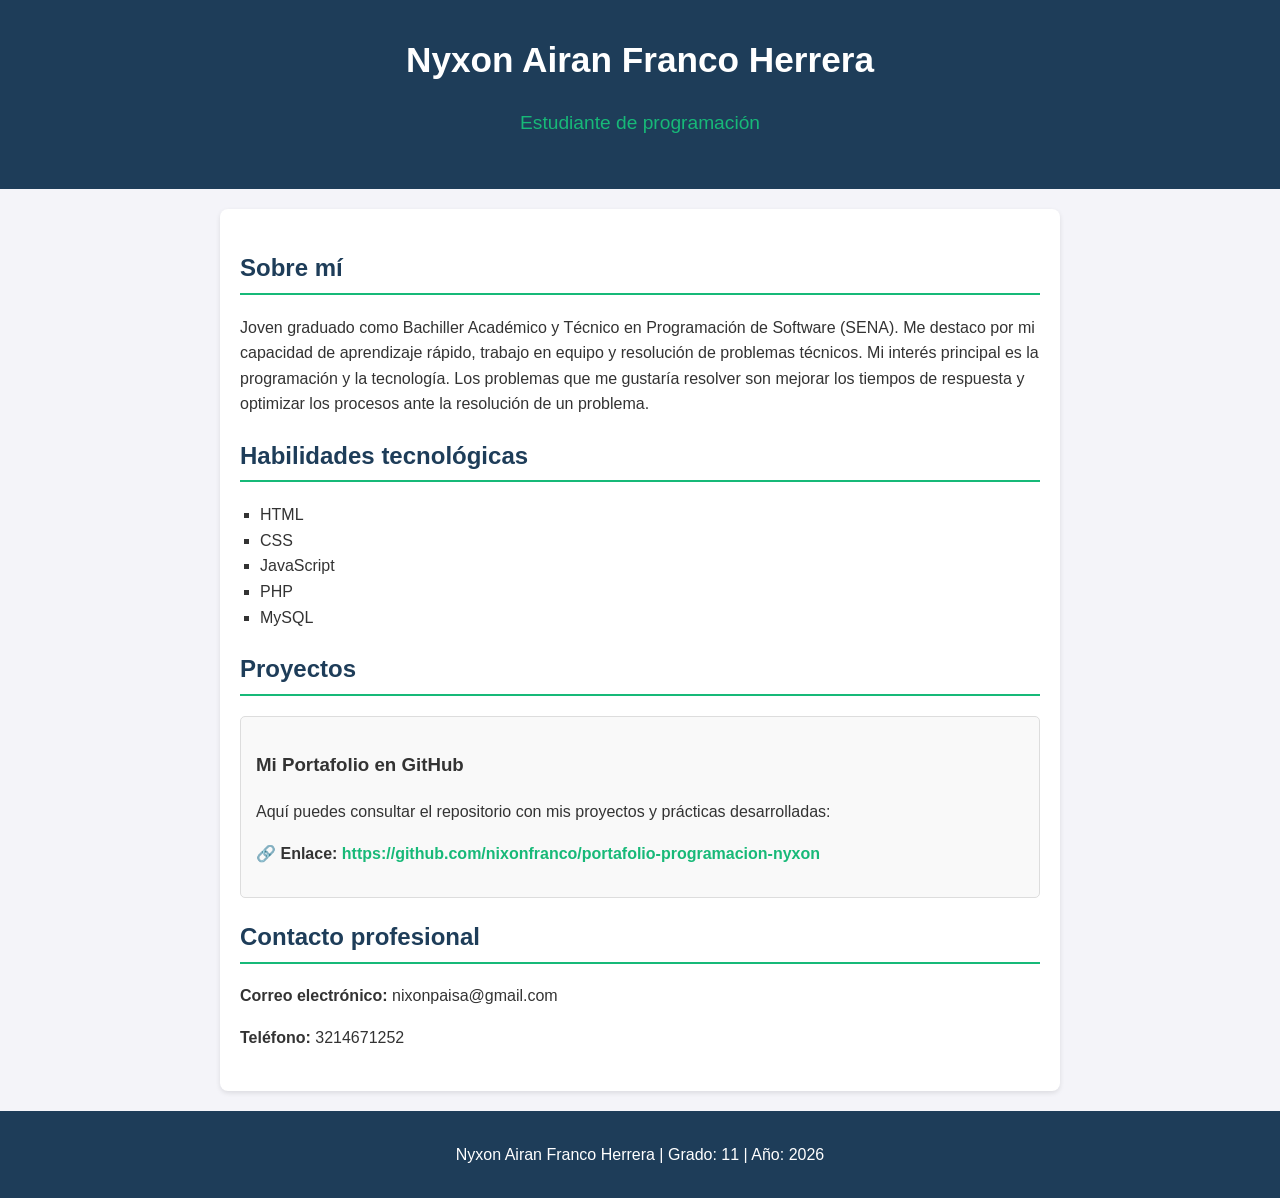
<file: index.html>
<!DOCTYPE html>
<html lang="es">
<head>
    <meta charset="UTF-8">
    <meta name="viewport" content="width=device-width, initial-scale=1.0">
    <title>Portafolio - Nyxon Airan Franco Herrera</title>
    <style>
        body {
            font-family: Arial, sans-serif;
            line-height: 1.6;
            margin: 0;
            padding: 0;
            background-color: #f4f4f9;
            color: #333;
        }
        header {
            background: #1e3d59;
            color: #fff;
            padding: 2rem;
            text-align: center;
        }
        header h1 {
            margin: 0;
            font-size: 2.2rem;
        }
        header p {
            font-size: 1.2rem;
            color: #17b978;
        }
        main {
            max-width: 800px;
            margin: 20px auto;
            background: #fff;
            padding: 20px;
            border-radius: 8px;
            box-shadow: 0 2px 5px rgba(0,0,0,0.1);
        }
        section {
            margin-bottom: 20px;
        }
        h2 {
            color: #1e3d59;
            border-bottom: 2px solid #17b978;
            padding-bottom: 5px;
        }
        ul {
            list-style-type: square;
            padding-left: 20px;
        }
        .project-card {
            background: #f9f9f9;
            border: 1px solid #ddd;
            padding: 15px;
            border-radius: 5px;
            margin-bottom: 10px;
        }
        footer {
            text-align: center;
            padding: 15px;
            background: #1e3d59;
            color: #fff;
            margin-top: 20px;
        }
        a {
            color: #17b978;
            text-decoration: none;
            font-weight: bold;
        }
        a:hover {
            text-decoration: underline;
        }
    </style>
</head>
<body>

    <header>
        <h1>Nyxon Airan Franco Herrera</h1>
        <p>Estudiante de programación</p>
    </header>

    <main>
        <!-- Sobre mí -->
        <section>
            <h2>Sobre mí</h2>
            <p>Joven graduado como Bachiller Académico y Técnico en Programación de Software (SENA). Me destaco por mi capacidad de aprendizaje rápido, trabajo en equipo y resolución de problemas técnicos. Mi interés principal es la programación y la tecnología. Los problemas que me gustaría resolver son mejorar los tiempos de respuesta y optimizar los procesos ante la resolución de un problema.</p>
        </section>

        <!-- Habilidades tecnológicas -->
        <section>
            <h2>Habilidades tecnológicas</h2>
            <ul>
                <li>HTML</li>
                <li>CSS</li>
                <li>JavaScript</li>
                <li>PHP</li>
                <li>MySQL</li>
            </ul>
        </section>

        <!-- Proyectos -->
    <section>
        <h2>Proyectos</h2>
        <div class="project-card">
            <h3>Mi Portafolio en GitHub</h3>
            <p>Aquí puedes consultar el repositorio con mis proyectos y prácticas desarrolladas:</p>
            <p>🔗 <strong>Enlace:</strong> <a href="https://github.com/nixonfranco/portafolio-programacion-nyxon" target="_blank">https://github.com/nixonfranco/portafolio-programacion-nyxon</a></p>
        </div>
    </section>

        <!-- Contacto profesional -->
        <section>
            <h2>Contacto profesional</h2>
            <p><strong>Correo electrónico:</strong> nixonpaisa@gmail.com</p>
            <p><strong>Teléfono:</strong> 3214671252</p>
        </section>
    </main>

    <footer>
        <p>Nyxon Airan Franco Herrera | Grado: 11 | Año: 2026</p>
    </footer>

</body>
</html>
</file>
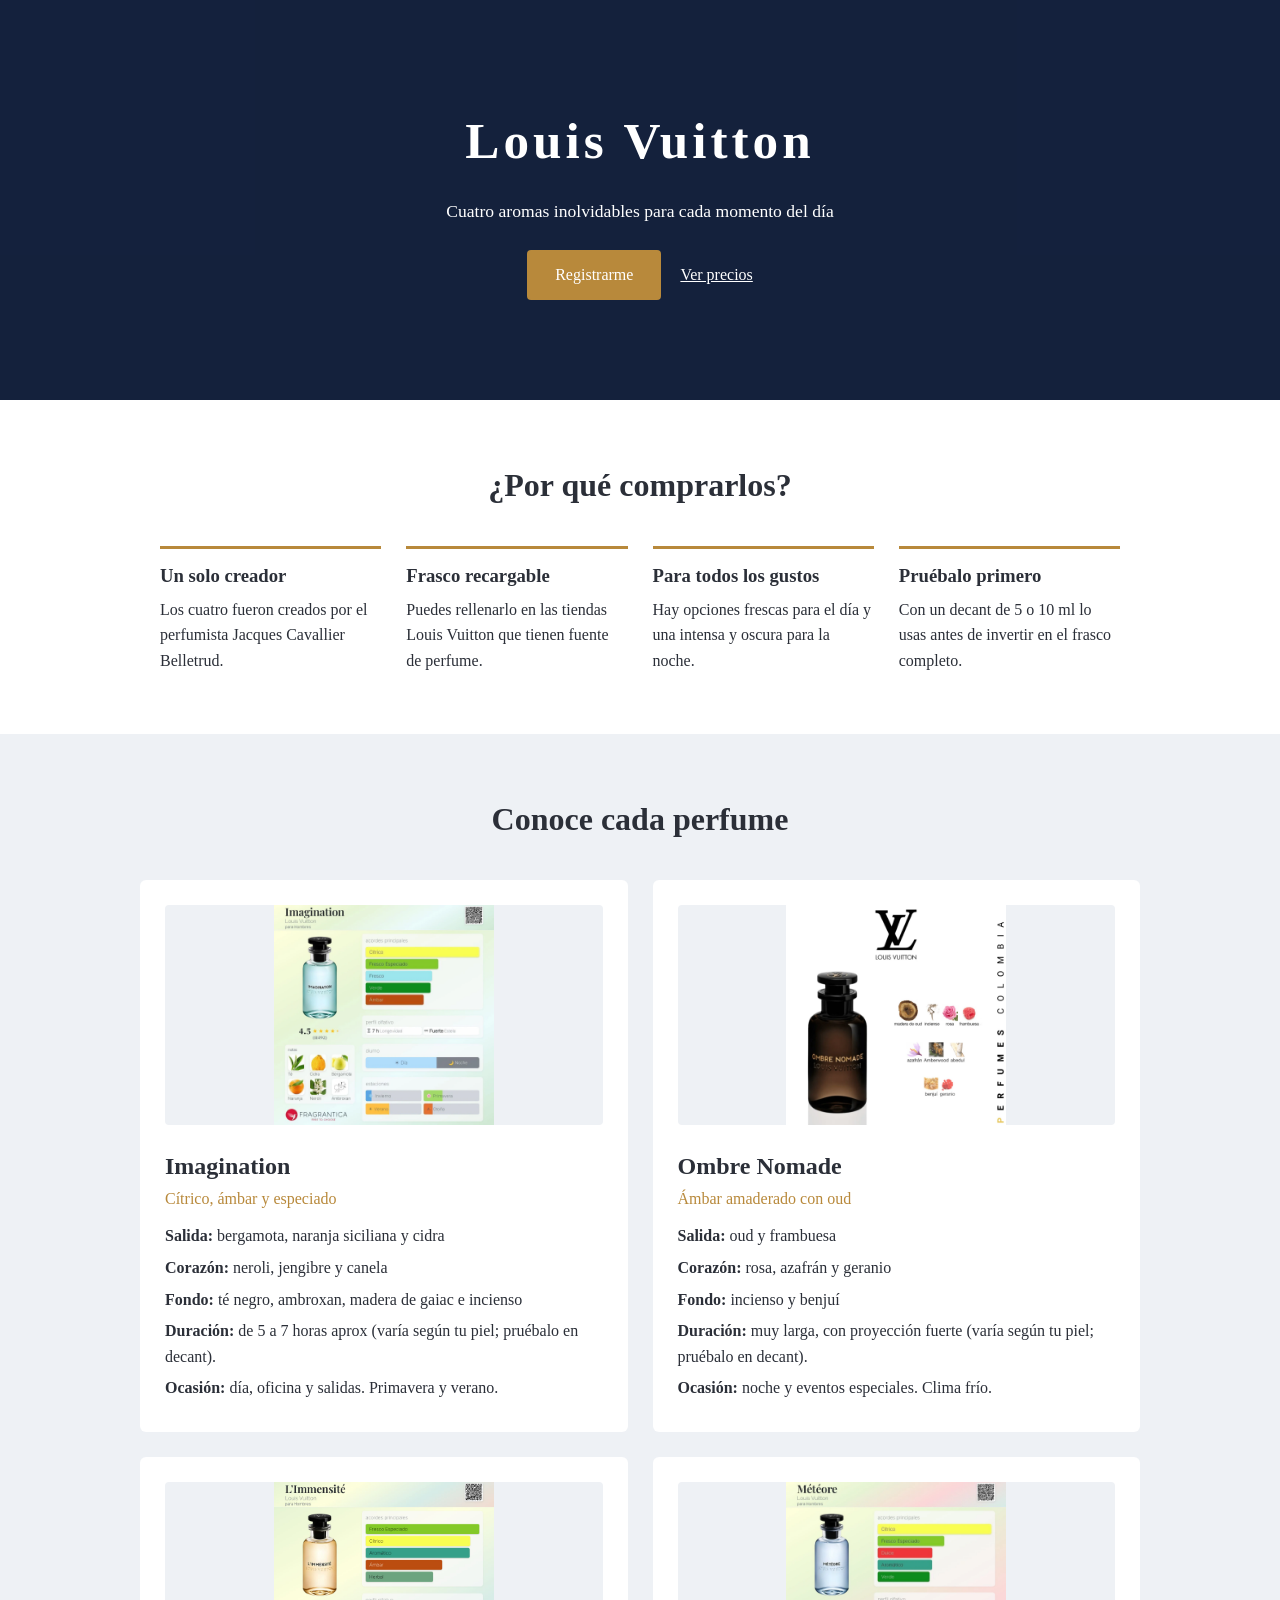
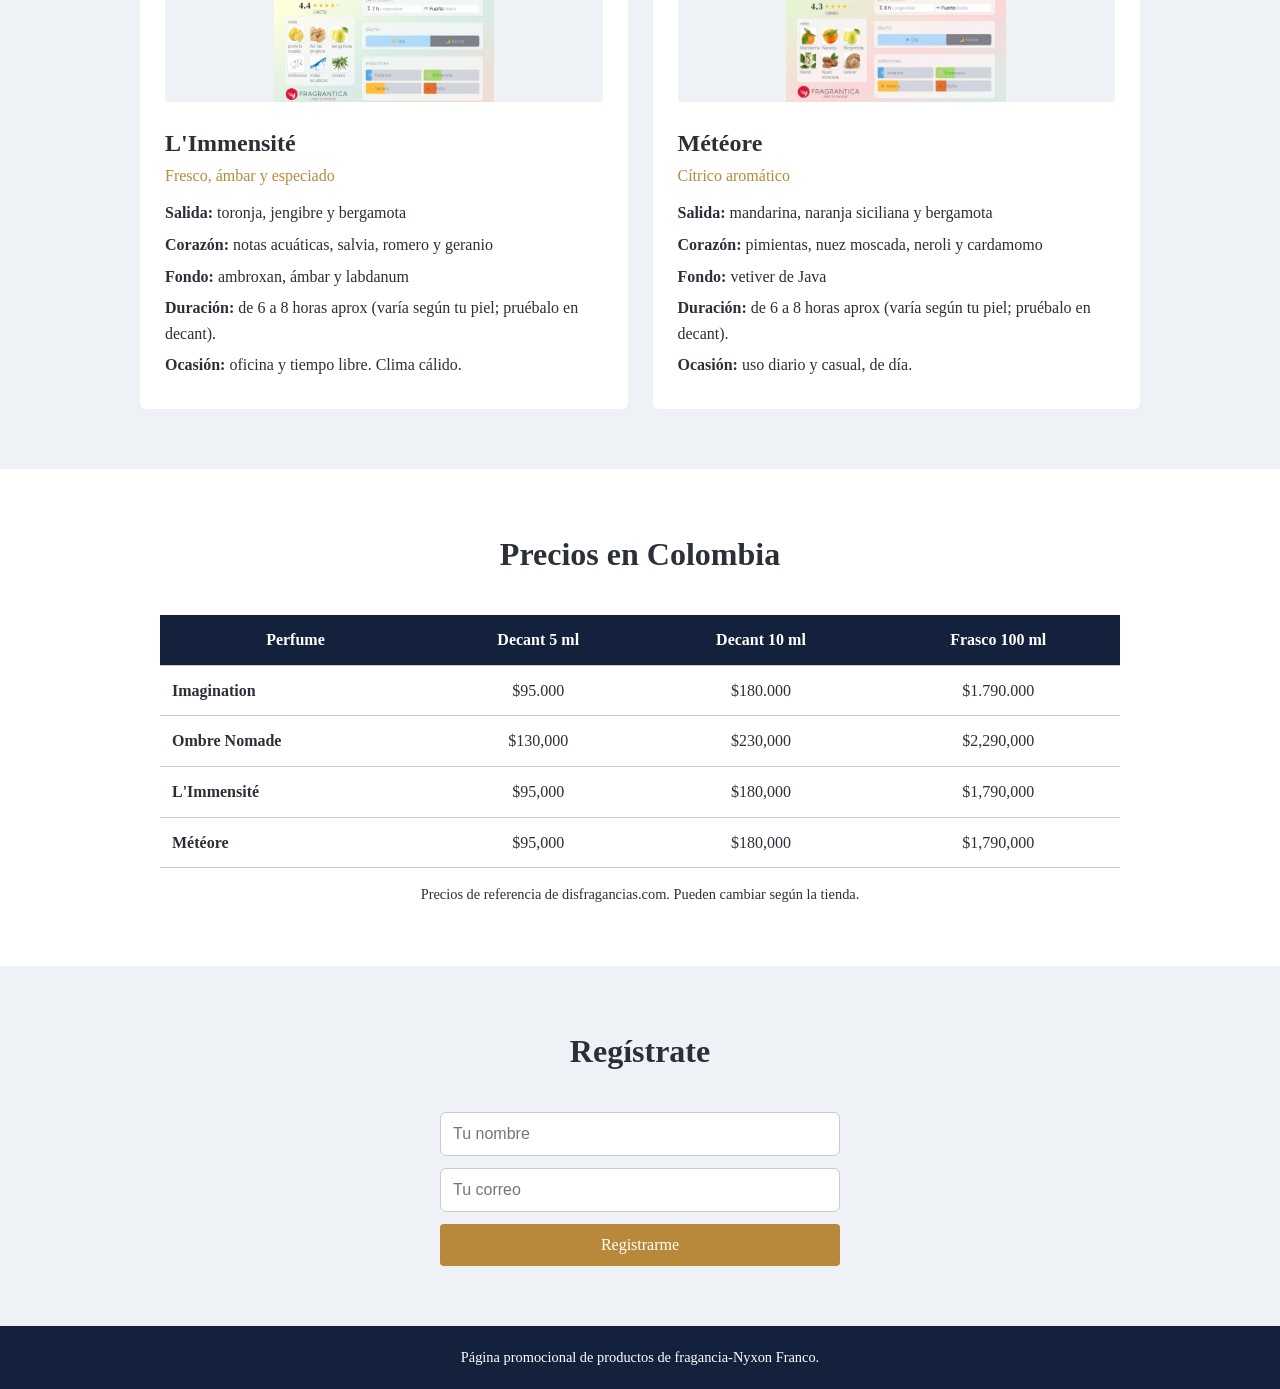
<file: LandingPLV/index.html>
<!DOCTYPE html>
<html lang="es">
<head>
  <meta charset="UTF-8">
  <meta name="viewport" content="width=device-width, initial-scale=1.0">
  <title>Perfumes Louis Vuitton en Colombia</title>
  <!-- Conectamos el archivo de estilos -->
  <link rel="stylesheet" href="estilos.css">
</head>
<body>

  <!-- ENCABEZADO: lo primero que se ve -->
  <header class="portada">
    <div class="portada-texto">
      <h1>Louis Vuitton</h1>
      <p>Cuatro aromas inolvidables para cada momento del día</p>

      <!-- Este botón se reemplaza por el saludo cuando el usuario se registra -->
      <a class="boton" id="btn-registro" href="#registro">Registrarme</a>
      <p class="bienvenida" id="bienvenida" hidden></p>

      <a class="enlace" href="#precios">Ver precios</a>
    </div>

    <!-- CARRUSEL: 4 imágenes que se van turnando solas (la animación está en el CSS) -->
    <div class="carrusel">
      <img src="imaginationC.jpg">
      <img src="nomadeC.webp">
      <img src="limmenC.webp">
      <img src="meteoreC.webp">
    </div>
  </header>

  <!-- SECCIÓN 1: por qué comprarlos -->
  <section class="seccion" id="porque">
    <h2>¿Por qué comprarlos?</h2>
    <div class="razones">
      <div class="razon">
        <h3>Un solo creador</h3>
        <p>Los cuatro fueron creados por el perfumista Jacques Cavallier Belletrud.</p>
      </div>
      <div class="razon">
        <h3>Frasco recargable</h3>
        <p>Puedes rellenarlo en las tiendas Louis Vuitton que tienen fuente de perfume.</p>
      </div>
      <div class="razon">
        <h3>Para todos los gustos</h3>
        <p>Hay opciones frescas para el día y una intensa y oscura para la noche.</p>
      </div>
      <div class="razon">
        <h3>Pruébalo primero</h3>
        <p>Con un decant de 5 o 10 ml lo usas antes de invertir en el frasco completo.</p>
      </div>
    </div>
  </section>

  <!-- SECCIÓN 2: información de cada perfume. Cada <article> es una tarjeta -->
  <section class="seccion oscura" id="perfumes">
    <h2>Conoce cada perfume</h2>
    <div class="tarjetas">

      <article class="tarjeta">
        <img class="foto" src="imaginationN.webp" alt="Imagination">
        <h3>Imagination</h3>
        <p class="familia">Cítrico, ámbar y especiado</p>
        <ul>
          <li><strong>Salida:</strong> bergamota, naranja siciliana y cidra</li>
          <li><strong>Corazón:</strong> neroli, jengibre y canela</li>
          <li><strong>Fondo:</strong> té negro, ambroxan, madera de gaiac e incienso</li>
          <li><strong>Duración:</strong> de 5 a 7 horas aprox (varía según tu piel; pruébalo en decant).</li>
          <li><strong>Ocasión:</strong> día, oficina y salidas. Primavera y verano.</li>
        </ul>
      </article>

      <article class="tarjeta">
        <img class="foto" src="ombreN.webp" alt="Ombre Nomade">
        <h3>Ombre Nomade</h3>
        <p class="familia">Ámbar amaderado con oud</p>
        <ul>
          <li><strong>Salida:</strong> oud y frambuesa</li>
          <li><strong>Corazón:</strong> rosa, azafrán y geranio</li>
          <li><strong>Fondo:</strong> incienso y benjuí</li>
          <li><strong>Duración:</strong> muy larga, con proyección fuerte (varía según tu piel; pruébalo en decant).</li>
          <li><strong>Ocasión:</strong> noche y eventos especiales. Clima frío.</li>
        </ul>
      </article>

      <article class="tarjeta">
        <img class="foto" src="imensiteN.jpeg" alt="L'Immensité">
        <h3>L'Immensité</h3>
        <p class="familia">Fresco, ámbar y especiado</p>
        <ul>
          <li><strong>Salida:</strong> toronja, jengibre y bergamota</li>
          <li><strong>Corazón:</strong> notas acuáticas, salvia, romero y geranio</li>
          <li><strong>Fondo:</strong> ambroxan, ámbar y labdanum</li>
          <li><strong>Duración:</strong> de 6 a 8 horas aprox (varía según tu piel; pruébalo en decant).</li>
          <li><strong>Ocasión:</strong> oficina y tiempo libre. Clima cálido.</li>
        </ul>
      </article>

      <article class="tarjeta">
        <img class="foto" src="meteoreN.webp" alt="Météore">
        <h3>Météore</h3>
        <p class="familia">Cítrico aromático</p>
        <ul>
          <li><strong>Salida:</strong> mandarina, naranja siciliana y bergamota</li>
          <li><strong>Corazón:</strong> pimientas, nuez moscada, neroli y cardamomo</li>
          <li><strong>Fondo:</strong> vetiver de Java</li>
          <li><strong>Duración:</strong> de 6 a 8 horas aprox (varía según tu piel; pruébalo en decant).</li>
          <li><strong>Ocasión:</strong> uso diario y casual, de día.</li>
        </ul>
      </article> 

    </div>
  </section>

  <!-- SECCIÓN 3: precios en pesos colombianos -->
  <section class="seccion" id="precios">
    <h2>Precios en Colombia</h2>
    <div class="tabla-caja">
      <table>
        <tr>
          <th>Perfume</th>
          <th>Decant 5 ml</th>
          <th>Decant 10 ml</th>
          <th>Frasco 100 ml</th>
        </tr>
        <tr>
          <td>Imagination</td>
          <td>$95.000</td>
          <td>$180.000</td>
          <td>$1.790.000</td>
        </tr>
        <!-- Cuando tengas los precios, cambia "Consultar" por el valor -->
        <tr>
          <td>Ombre Nomade</td>
          <td>$130,000</td>
          <td>$230,000</td>
          <td>$2,290,000</td>
        </tr>
        <tr>
          <td>L'Immensité</td>
          <td>$95,000</td>
          <td>$180,000</td>
          <td>$1,790,000</td>
        </tr>
        <tr>
          <td>Météore</td>
          <td>$95,000</td>
          <td>$180,000</td>
          <td>$1,790,000</td>
        </tr>
      </table>
    </div>
    <p class="nota">Precios de referencia de disfragancias.com. Pueden cambiar según la tienda.</p>
  </section>

  <!-- SECCIÓN 4: registro -->
  <section class="seccion oscura" id="registro">
    <h2>Regístrate</h2>
    <form id="form-registro" class="registro">
      <input type="text" id="nombre" placeholder="Tu nombre" required>
      <input type="email" id="correo" placeholder="Tu correo" required>
      <button type="submit" class="boton">Registrarme</button>
    </form>
  </section>

  <footer>
    <p>Página promocional de productos de fragancia-Nyxon Franco.</p>
  </footer>

  <!-- JAVASCRIPT: solo para mostrar el nombre (con HTML y CSS no se puede) -->
  <script>
    // Guardamos en variables los elementos que vamos a usar
    const formulario = document.getElementById("form-registro");
    const botonRegistro = document.getElementById("btn-registro");
    const bienvenida = document.getElementById("bienvenida");
    const seccionRegistro = document.getElementById("registro");

    // Se ejecuta al enviar el formulario (los campos "required" ya se validaron)
    formulario.addEventListener("submit", function (evento) {
      evento.preventDefault(); // evita que la página se recargue

      const nombre = document.getElementById("nombre").value.trim();
      if (nombre === "") return; // por si escribió solo espacios

      bienvenida.textContent = "¡Bienvenido, " + nombre + "!"; // muestra el saludo
      bienvenida.hidden = false;      // aparece el saludo
      botonRegistro.hidden = true;    // desaparece el botón
      seccionRegistro.hidden = true;  // se oculta el formulario

      window.scrollTo({ top: 0, behavior: "smooth" }); // sube al inicio
    });
  </script>
</body>
</html>
</file>
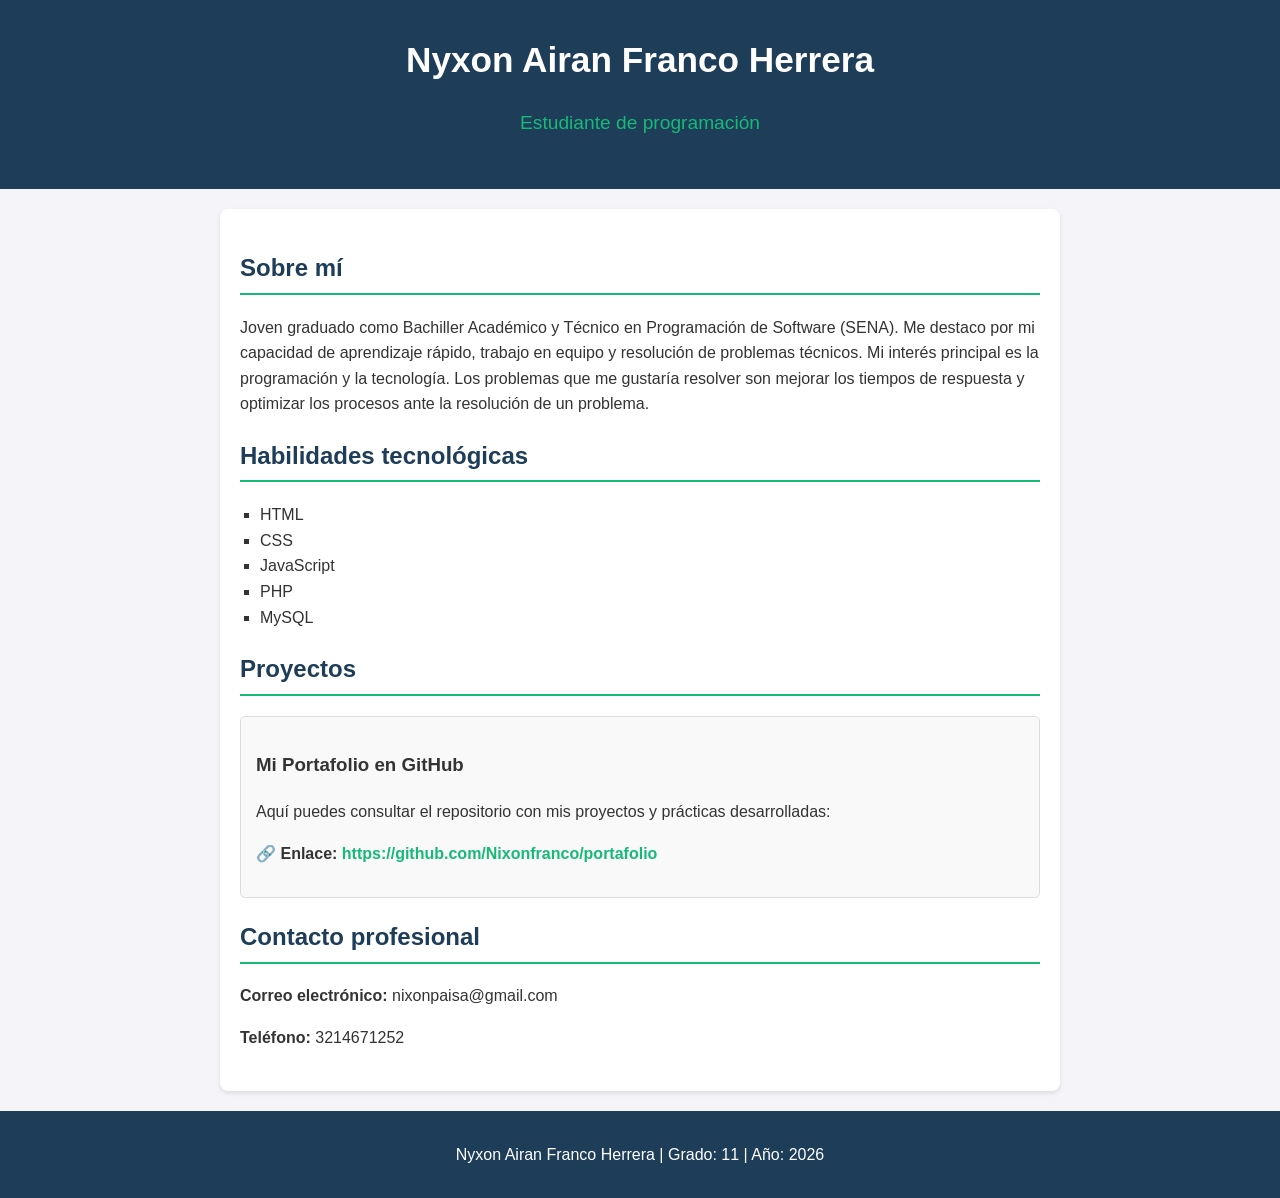
<file: proyectoB/index.html>
<!DOCTYPE html>
<html lang="es">
<head>
    <meta charset="UTF-8">
    <meta name="viewport" content="width=device-width, initial-scale=1.0">
    <title>Portafolio - Nyxon Airan Franco Herrera</title>
    <style>
        body {
            font-family: Arial, sans-serif;
            line-height: 1.6;
            margin: 0;
            padding: 0;
            background-color: #f4f4f9;
            color: #333;
        }
        header {
            background: #1e3d59;
            color: #fff;
            padding: 2rem;
            text-align: center;
        }
        header h1 {
            margin: 0;
            font-size: 2.2rem;
        }
        header p {
            font-size: 1.2rem;
            color: #17b978;
        }
        main {
            max-width: 800px;
            margin: 20px auto;
            background: #fff;
            padding: 20px;
            border-radius: 8px;
            box-shadow: 0 2px 5px rgba(0,0,0,0.1);
        }
        section {
            margin-bottom: 20px;
        }
        h2 {
            color: #1e3d59;
            border-bottom: 2px solid #17b978;
            padding-bottom: 5px;
        }
        ul {
            list-style-type: square;
            padding-left: 20px;
        }
        .project-card {
            background: #f9f9f9;
            border: 1px solid #ddd;
            padding: 15px;
            border-radius: 5px;
            margin-bottom: 10px;
        }
        footer {
            text-align: center;
            padding: 15px;
            background: #1e3d59;
            color: #fff;
            margin-top: 20px;
        }
        a {
            color: #17b978;
            text-decoration: none;
            font-weight: bold;
        }
        a:hover {
            text-decoration: underline;
        }
    </style>
</head>
<body>

    <header>
        <h1>Nyxon Airan Franco Herrera</h1>
        <p>Estudiante de programación</p>
    </header>

    <main>
        <!-- Sobre mí -->
        <section>
            <h2>Sobre mí</h2>
            <p>Joven graduado como Bachiller Académico y Técnico en Programación de Software (SENA). Me destaco por mi capacidad de aprendizaje rápido, trabajo en equipo y resolución de problemas técnicos. Mi interés principal es la programación y la tecnología. Los problemas que me gustaría resolver son mejorar los tiempos de respuesta y optimizar los procesos ante la resolución de un problema.</p>
        </section>

        <!-- Habilidades tecnológicas -->
        <section>
            <h2>Habilidades tecnológicas</h2>
            <ul>
                <li>HTML</li>
                <li>CSS</li>
                <li>JavaScript</li>
                <li>PHP</li>
                <li>MySQL</li>
            </ul>
        </section>

        <!-- Proyectos -->
    <section>
        <h2>Proyectos</h2>
        <div class="project-card">
            <h3>Mi Portafolio en GitHub</h3>
            <p>Aquí puedes consultar el repositorio con mis proyectos y prácticas desarrolladas:</p>
            <p>🔗 <strong>Enlace:</strong> <a href="https://github.com/Nixonfranco/portafolio" target="_blank">https://github.com/Nixonfranco/portafolio</a></p>
        </div>
    </section>

        <!-- Contacto profesional -->
        <section>
            <h2>Contacto profesional</h2>
            <p><strong>Correo electrónico:</strong> nixonpaisa@gmail.com</p>
            <p><strong>Teléfono:</strong> 3214671252</p>
        </section>
    </main>

    <footer>
        <p>Nyxon Airan Franco Herrera | Grado: 11 | Año: 2026</p>
    </footer>

</body>
</html>
</file>
<file: LandingPLV/estilos.css>
/* ---------- COLORES---------- */
:root {
  --azul: #14213d;      /* fondo oscuro */
  --dorado: #b8893b;    /* color de acento */
  --claro: #eef1f5;     /* fondo de secciones claras */
  --texto: #2b2f38;     /* color del texto normal */
}

/* ---------- BASE ---------- */
* {
  box-sizing: border-box;
  margin: 0;
  padding: 0;
}

body {
  font-family: Georgia, serif;
  color: var(--texto);
  line-height: 1.6;
}

/* ---------- PORTADA ---------- */

.portada h1 {
  font-size: 3.2rem;
  letter-spacing: 4px;
  margin-bottom: 15px;
}


.boton {
  display: inline-block;
  background: var(--dorado);
  color: white;
  padding: 12px 28px;
  text-decoration: none;
  border-radius: 4px;
}

.boton:hover {
  background: #9a7230;
}

/* ---------- SECCIONES ---------- */
.seccion {
  padding: 60px 20px;
  max-width: 1000px;
  margin: 0 auto;
}

.seccion h2 {
  text-align: center;
  margin-bottom: 35px;
  font-size: 2rem;
}

/* La sección oscura ocupa todo el ancho de la pantalla */
.oscura {
  max-width: none;
  background: var(--claro);
}

/* ---------- POR QUÉ COMPRARLOS ---------- */
.razones {
  display: grid;
  grid-template-columns: repeat(auto-fit, minmax(210px, 1fr));
  gap: 25px;
}

.razon {
  border-top: 3px solid var(--dorado);
  padding-top: 12px;
}

.razon h3 {
  margin-bottom: 6px;
}

/* ---------- TARJETAS DE PERFUMES ---------- */
.tarjetas {
  display: grid;
  grid-template-columns: repeat(auto-fit, minmax(380px, 1fr));
  gap: 25px;
  max-width: 1000px;
  margin: 0 auto;
}

.tarjeta {
  background: white;
  padding: 25px;
  border-radius: 6px;
}

.tarjeta h3 {
  font-size: 1.5rem;
}

.familia {
  color: var(--dorado);
  margin-bottom: 12px;
}

.tarjeta ul {
  list-style: none;
}

.tarjeta li {
  margin-bottom: 6px;
}

/* ---------- TABLA DE PRECIOS ---------- */
.tabla-caja {
  overflow-x: auto; /* en celular la tabla se desliza si no cabe */
}

table {
  width: 100%;
  border-collapse: collapse;
}

th {
  background: var(--azul);
  color: white;
}

th, td {
  padding: 12px;
  text-align: center;
  border-bottom: 1px solid #ccc;
}

td:first-child {
  text-align: left;
  font-weight: bold;
}

.nota {
  text-align: center;
  margin-top: 15px;
  font-size: 0.9rem;
}

/* ---------- PIE DE PÁGINA ---------- */
footer {
  background: var(--azul);
  color: white;
  text-align: center;
  padding: 20px;
  font-size: 0.9rem;
}

/* ---------- CELULAR: pantallas pequeñas ---------- */
@media (max-width: 480px) {
  .tarjetas {
    grid-template-columns: 1fr;
  }
}

/* ---------- NUEVO: portada con carrusel ---------- */
[hidden] { display: none !important; } /* hace que "hidden" siempre oculte */

.portada {
  position: relative;  /* el carrusel se acomoda dentro de la portada */
  overflow: hidden;
  background: var(--azul);
  color: white;
  text-align: center;
  padding: 100px 20px;
}

/* El texto va encima del carrusel */
.portada-texto {
  position: relative;
  z-index: 1;
}

.portada p {
  margin-bottom: 25px;
  font-size: 1.1rem;
}

.enlace {
  color: white;
  margin-left: 15px;
}

.bienvenida {
  font-size: 1.6rem;
  color: var(--dorado);
}

/* El carrusel: las 4 imágenes están una encima de otra y se muestran por turnos */
.carrusel {
  position: absolute;
  top: 0;
  left: 0;
  width: 100%;
  height: 100%;
}

.carrusel img {
  position: absolute;
  top: 0;
  left: 0;
  width: 100%;
  height: 100%;
  object-fit: cover;
  opacity: 0;
  animation: pasar 16s infinite; /* 4 imágenes x 4 segundos */
}

.carrusel::after {
  content: "";
  position: absolute;
  top: 0;
  left: 0;
  width: 100%;
  height: 100%;
  background: rgba(20, 33, 61, 0.7);
}

/* Cada imagen empieza 4 segundos después de la anterior */
.carrusel img:nth-child(2) { animation-delay: 4s; }
.carrusel img:nth-child(3) { animation-delay: 8s; }
.carrusel img:nth-child(4) { animation-delay: 12s; }

/* Aparece, se queda visible y desaparece */
@keyframes pasar {
  0%   { opacity: 0; }
  5%   { opacity: 1; }
  25%  { opacity: 1; }
  30%  { opacity: 0; }
  100% { opacity: 0; }
}

/* ---------- NUEVO: imagen de las tarjetas ---------- */
.foto {
  width: 100%;
  height: 220px;
  object-fit: contain;
  background: var(--claro);
  border-radius: 4px;
  margin-bottom: 15px;
}

/* ---------- NUEVO: formulario de registro ---------- */
.registro {
  display: flex;
  flex-direction: column;
  gap: 12px;
  max-width: 400px;
  margin: 0 auto;
}

.registro input {
  padding: 12px;
  border: 1px solid #ccc;
  border-radius: 6px;
  font-size: 1rem;
}

button.boton {
  border: none;
  cursor: pointer;
  font-size: 1rem;
  font-family: inherit;
}
</file>
